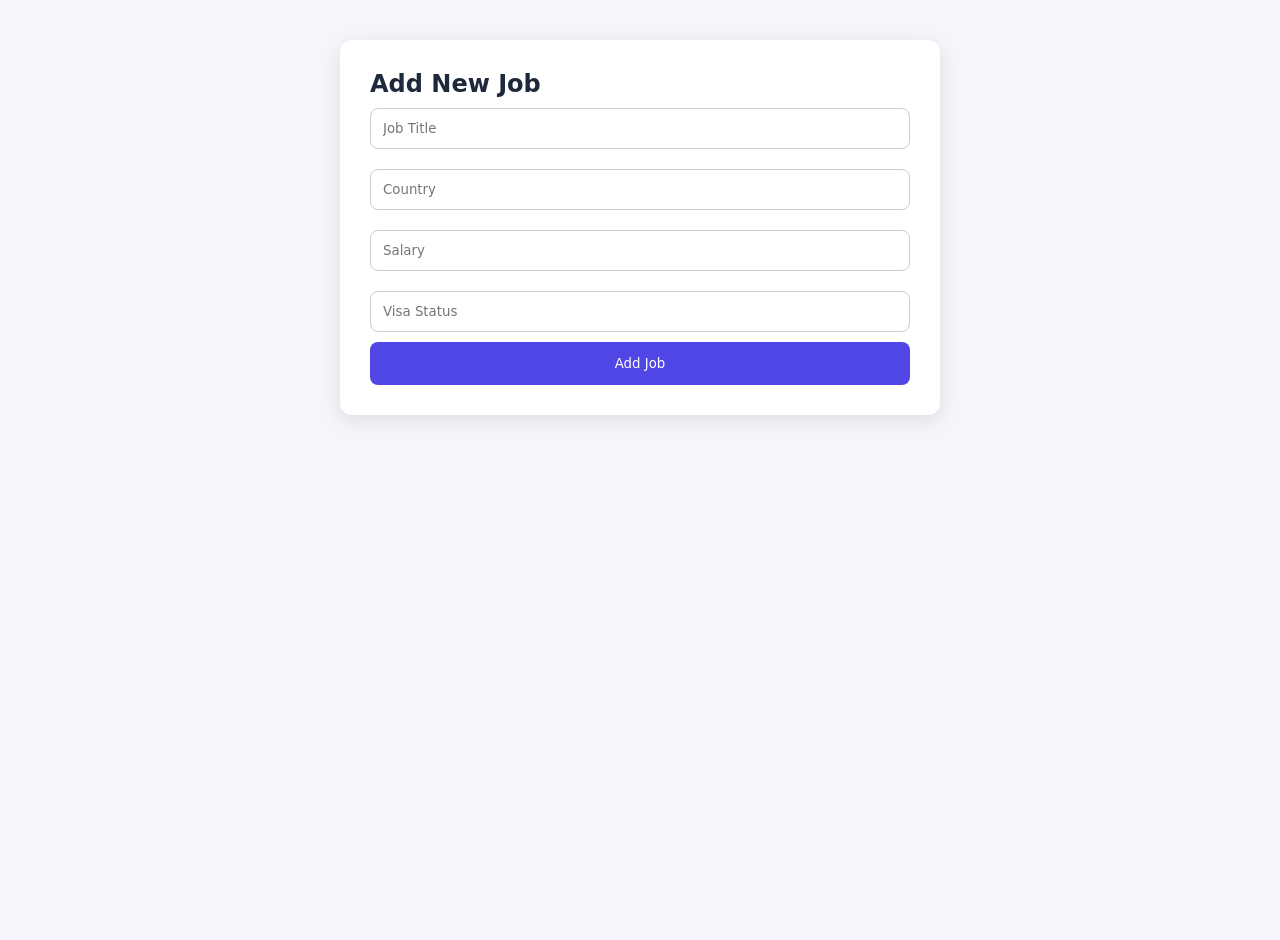
<file: frontend/admin.html>
<!DOCTYPE html>
<html lang="en">
<head>
<meta charset="UTF-8">
<meta name="viewport" content="width=device-width, initial-scale=1.0">
<title>Admin Panel</title>

<link rel="stylesheet" href="style.css">

<style>
body{
    font-family:Arial,sans-serif;
    background:#f4f6fb;
}

.container{
    max-width:600px;
    margin:40px auto;
    background:white;
    padding:30px;
    border-radius:12px;
    box-shadow:0 5px 20px rgba(0,0,0,.1);
}

input{
    width:100%;
    padding:12px;
    margin:10px 0;
    border:1px solid #ccc;
    border-radius:8px;
    box-sizing:border-box;
}

button{
    width:100%;
    padding:14px;
    background:#4f46e5;
    color:white;
    border:none;
    border-radius:8px;
    cursor:pointer;
}

button:hover{
    background:#3730a3;
}
</style>

</head>

<body>

<div class="container">

<h2>Add New Job</h2>

<form id="jobForm">

<input id="title" placeholder="Job Title" required>

<input id="country" placeholder="Country" required>

<input id="salary" placeholder="Salary" required>

<input id="visa" placeholder="Visa Status" required>

<button type="submit">Add Job</button>

</form>

</div>

<script src="admin.js"></script>

</body>
</html>
</file>
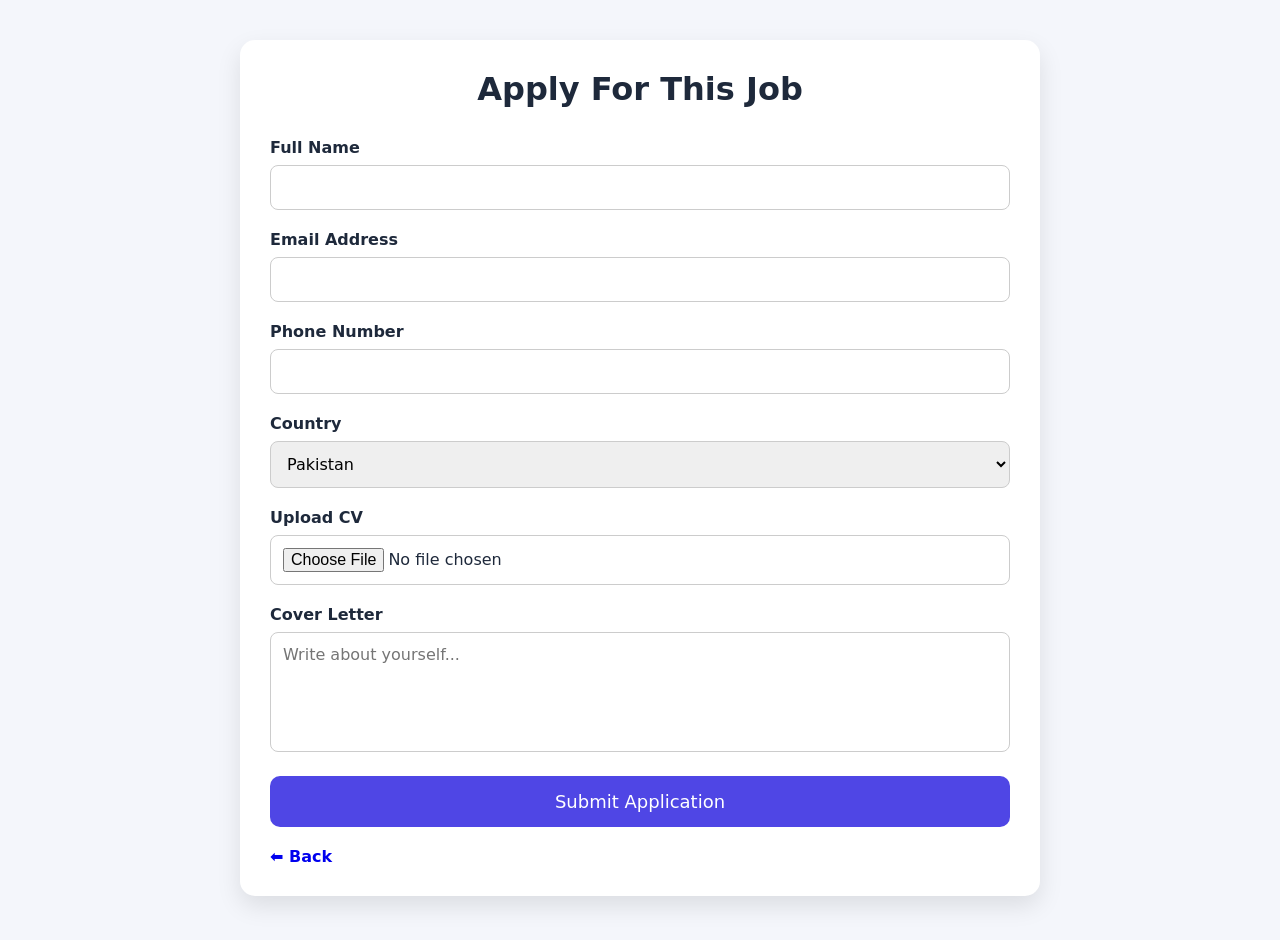
<file: frontend/apply.html>
<!DOCTYPE html>
<html lang="en">
<head>
<meta charset="UTF-8">
<meta name="viewport" content="width=device-width, initial-scale=1.0">
<title>Apply for Job</title>

<link rel="stylesheet" href="style.css">

<style>
body{
background:#f4f6fb;
font-family:Arial,sans-serif;
}

.container{
max-width:800px;
margin:40px auto;
background:white;
padding:30px;
border-radius:15px;
box-shadow:0 10px 25px rgba(0,0,0,.1);
}

h1{
text-align:center;
margin-bottom:30px;
}

.input-group{
margin-bottom:20px;
}

label{
display:block;
font-weight:bold;
margin-bottom:8px;
}

input,
select,
textarea{
width:100%;
padding:12px;
border:1px solid #ccc;
border-radius:8px;
font-size:16px;
}

textarea{
height:120px;
resize:none;
}

button{
width:100%;
padding:15px;
background:#4f46e5;
color:white;
font-size:18px;
border:none;
border-radius:10px;
cursor:pointer;
}

button:hover{
background:#372fcf;
}

.back{
display:inline-block;
margin-top:20px;
text-decoration:none;
font-weight:bold;
}
</style>

</head>
<body>

<div class="container">

<h1>Apply For This Job</h1>

<form action="success.html">

<div class="input-group">
<label>Full Name</label>
<input type="text" required>
</div>

<div class="input-group">
<label>Email Address</label>
<input type="email" required>
</div>

<div class="input-group">
<label>Phone Number</label>
<input type="tel" required>
</div>

<div class="input-group">
<label>Country</label>
<select required>
<option>Pakistan</option>
<option>India</option>
<option>Bangladesh</option>
<option>Nepal</option>
<option>Sri Lanka</option>
</select>
</div>

<div class="input-group">
<label>Upload CV</label>
<input type="file" required>
</div>

<div class="input-group">
<label>Cover Letter</label>
<textarea placeholder="Write about yourself..."></textarea>
</div>

<button type="submit">
Submit Application
</button>

</form>

<a class="back" href="job-details.html">
⬅ Back
</a>

</div>

</body>
</html>
</file>
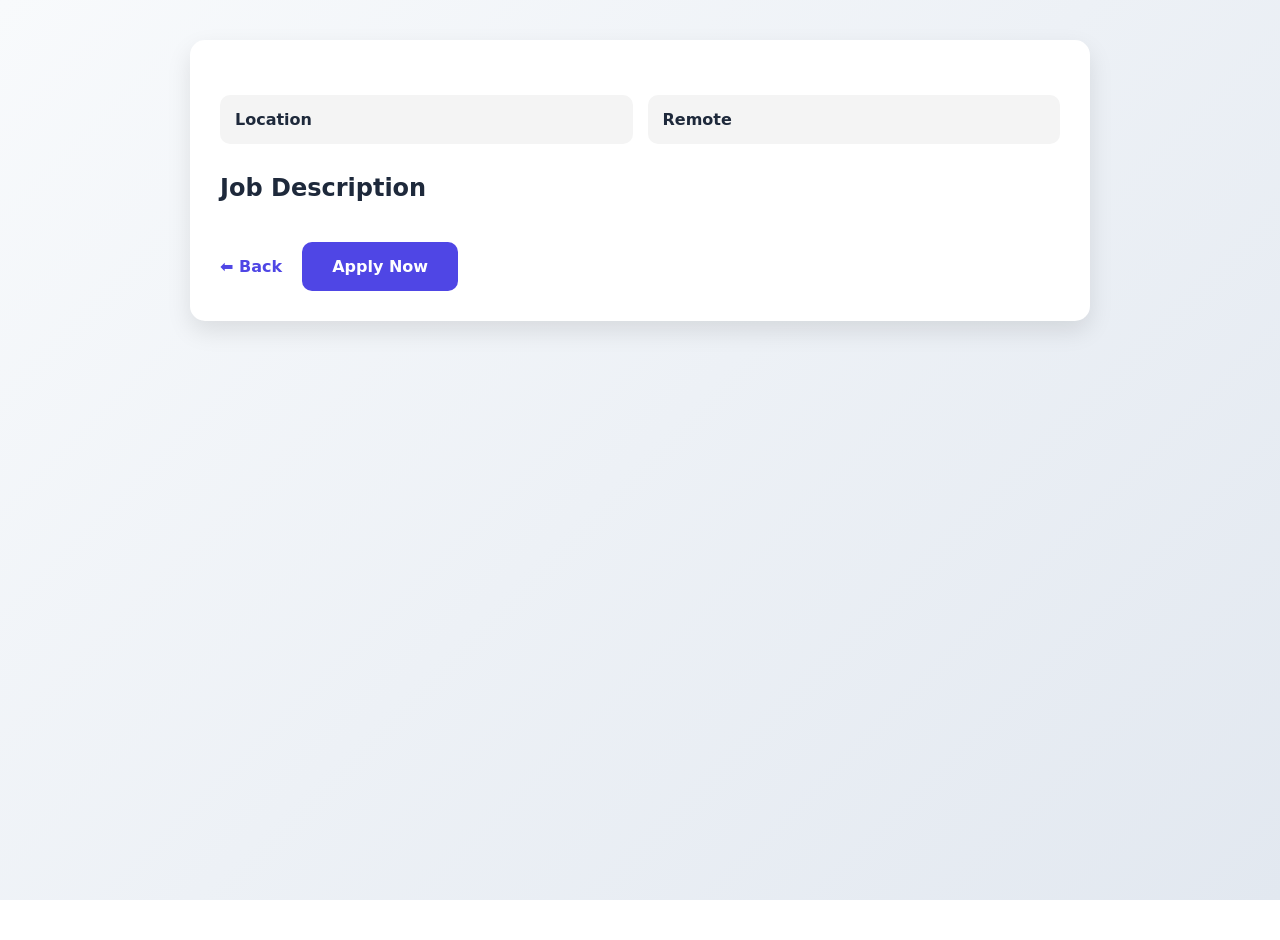
<file: frontend/job-details.html>
<!DOCTYPE html>
<html lang="en">
<head>
    <meta charset="UTF-8">
    <meta name="viewport" content="width=device-width, initial-scale=1.0">
    <title>Job Details</title>

    <link rel="stylesheet" href="style.css">

    <style>
        .job-container{
            max-width:900px;
            margin:40px auto;
            background:#fff;
            padding:30px;
            border-radius:15px;
            box-shadow:0 10px 25px rgba(0,0,0,.1);
        }

        .job-title{
            font-size:32px;
            margin-bottom:10px;
        }

        .company{
            color:#666;
            margin-bottom:20px;
        }

        .info{
            display:grid;
            grid-template-columns:repeat(2,1fr);
            gap:15px;
            margin:25px 0;
        }

        .box{
            background:#f4f4f4;
            padding:15px;
            border-radius:10px;
        }

        h2{
            margin-top:30px;
            margin-bottom:10px;
        }

        ul{
            padding-left:20px;
        }

        .apply-btn{
            display:inline-block;
            margin-top:30px;
            background:#4f46e5;
            color:white;
            padding:15px 30px;
            text-decoration:none;
            border-radius:10px;
            font-weight:bold;
        }

        .back-btn{
            display:inline-block;
            margin-top:20px;
            margin-right:15px;
            text-decoration:none;
            color:#4f46e5;
            font-weight:bold;
        }
    </style>
</head>

<body>

<div class="job-container">

<h1 class="job-title" id="title"></h1>

<p class="company" id="company"></p>

<div class="info">

<div class="box">
<b>Location</b><br>
<span id="location"></span>
</div>

<div class="box">
<b>Remote</b><br>
<span id="remote"></span>
</div>

</div>

<h2>Job Description</h2>

<div id="description"></div>

<a class="back-btn" href="jobs.html">
⬅ Back
</a>

<a class="apply-btn" id="applyLink" target="_blank">
Apply Now
</a>

</div>

<script>

const slug = new URLSearchParams(window.location.search).get("slug");

fetch("http://127.0.0.1:8000/live-jobs")
.then(res => res.json())
.then(data => {

const job = data.data.find(j => j.slug === slug);

if(!job){
    alert("Job not found");
    return;
}

document.getElementById("title").innerText = job.title;
document.getElementById("company").innerText = job.company_name;
document.getElementById("location").innerText = job.location;
document.getElementById("remote").innerText = job.remote ? "Yes" : "No";
document.getElementById("description").innerHTML = job.description;
document.getElementById("applyLink").href = job.url;

});

</script>

</body>
</html>
</file>
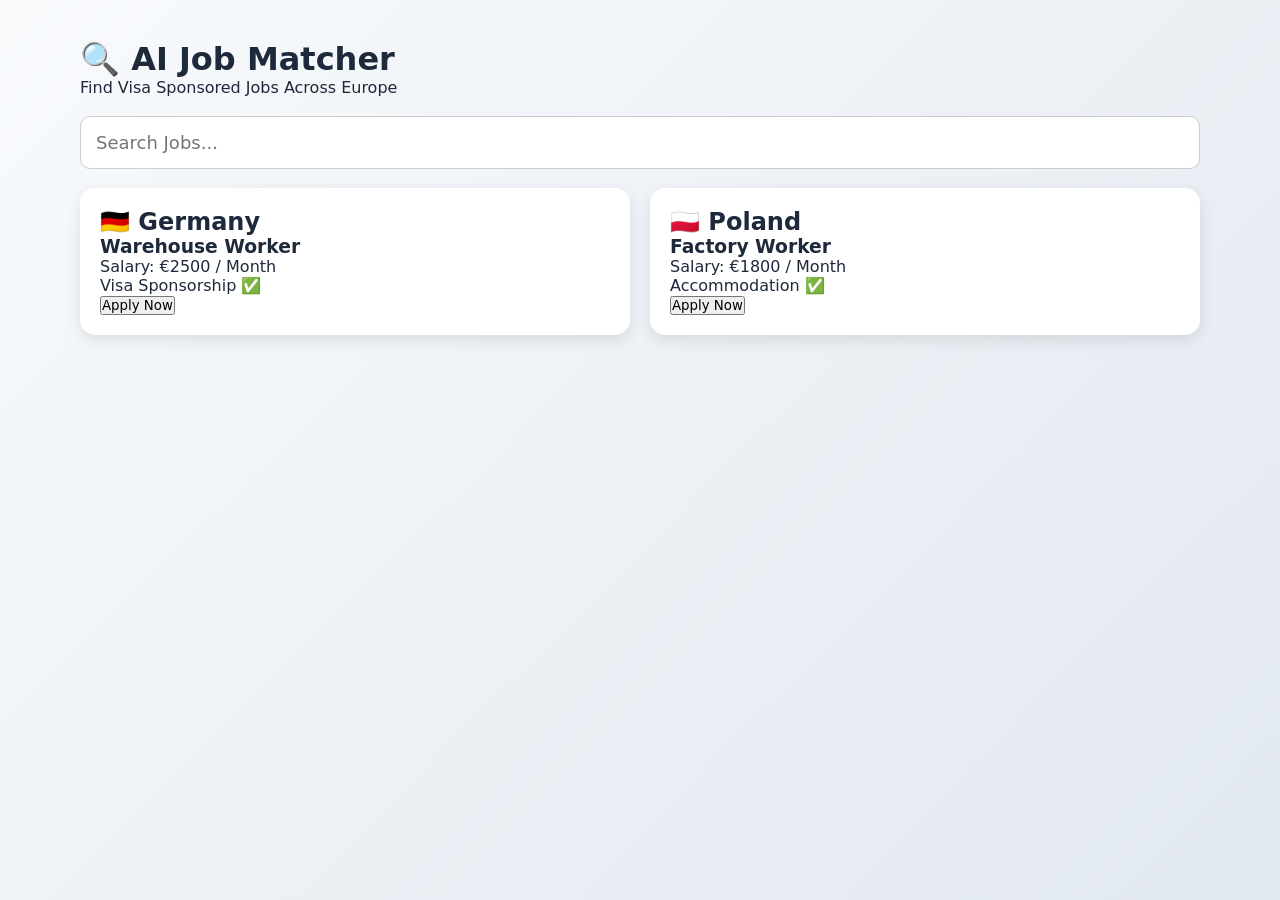
<file: frontend/job-matcher.html>
<!DOCTYPE html>
<html lang="en">
<head>
    <meta charset="UTF-8">
    <meta name="viewport" content="width=device-width, initial-scale=1.0">
    <title>AI Job Matcher</title>

    <link rel="stylesheet" href="style.css">
    <link rel="stylesheet"
          href="https://cdnjs.cloudflare.com/ajax/libs/font-awesome/6.4.0/css/all.min.css">
</head>

<body>

<main style="padding:40px; max-width:1200px; margin:auto;">

    <h1>🔍 AI Job Matcher</h1>
    <p>Find Visa Sponsored Jobs Across Europe</p>

    <br>

    <input
        type="text"
        placeholder="Search Jobs..."
        style="width:100%;padding:15px;font-size:18px;border-radius:10px;border:1px solid #ccc;">

    <br><br>

    <div style="display:grid;grid-template-columns:repeat(auto-fit,minmax(320px,1fr));gap:20px;">

        <div style="padding:20px;border-radius:15px;background:white;box-shadow:0 5px 15px rgba(0,0,0,.1);">

            <h2>🇩🇪 Germany</h2>

            <h3>Warehouse Worker</h3>

            <p>Salary: €2500 / Month</p>

            <p>Visa Sponsorship ✅</p>

            <a href="job-details.html">
    <button>Apply Now</button>
</a>

        </div>

        <div style="padding:20px;border-radius:15px;background:white;box-shadow:0 5px 15px rgba(0,0,0,.1);">

            <h2>🇵🇱 Poland</h2>

            <h3>Factory Worker</h3>

            <p>Salary: €1800 / Month</p>

            <p>Accommodation ✅</p>

            <a href="job-details.html">
    <button>Apply Now</button>
</a>

        </div>

    </div>

</main>

<script src="script.js"></script>

</body>
</html>
</file>
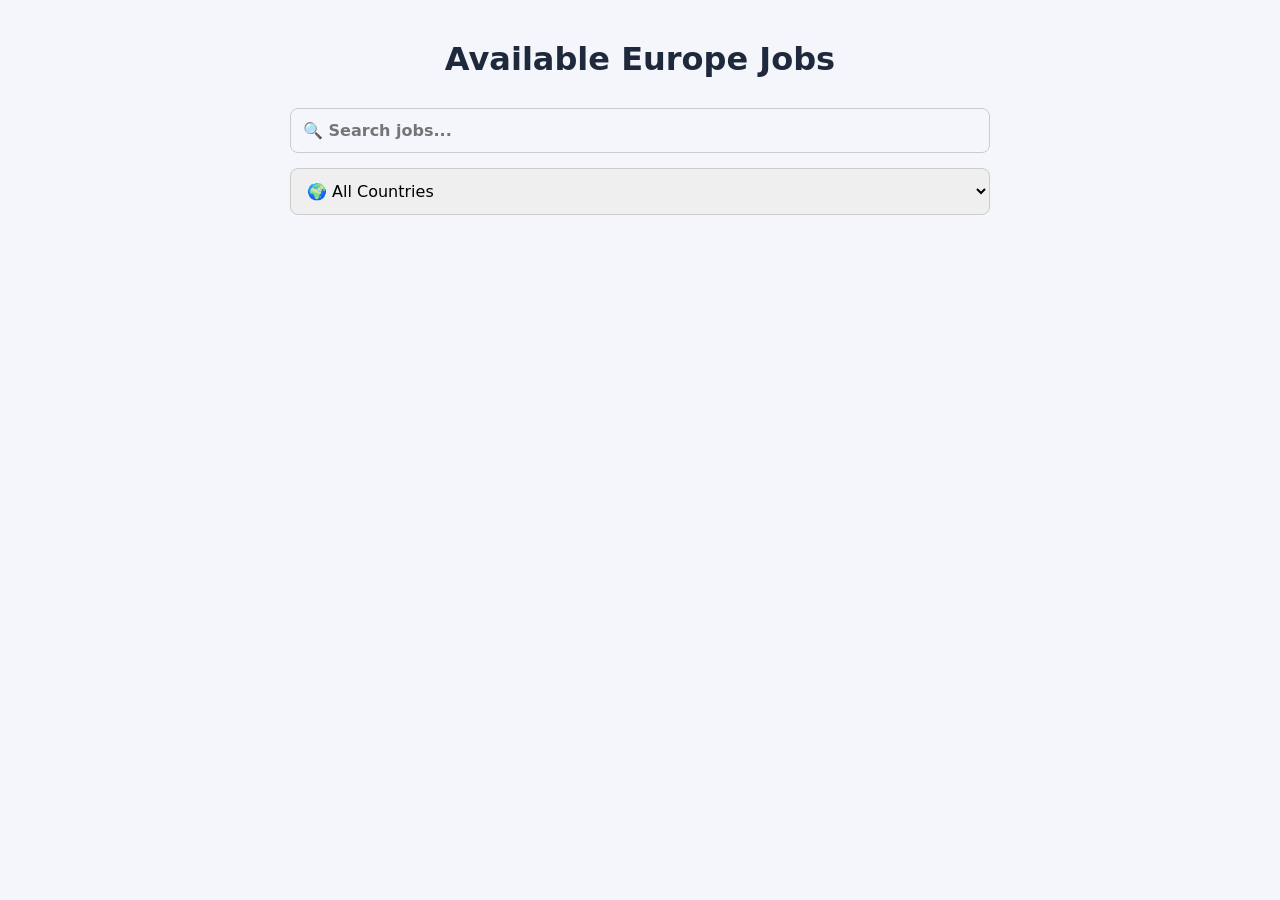
<file: frontend/jobs.html>
<!DOCTYPE html>
<html lang="en">
<head>
<meta charset="UTF-8">
<meta name="viewport" content="width=device-width, initial-scale=1.0">
<title>Available Jobs</title>

<link rel="stylesheet" href="style.css">

<style>
body{
    font-family:Arial,sans-serif;
    background:#f4f6fb;
    margin:0;
    padding:40px;
}

h1{
    text-align:center;
    margin-bottom:30px;
}

#jobSearch,
#countryFilter{
    width:100%;
    max-width:700px;
    display:block;
    margin:15px auto;
    padding:12px;
    font-size:16px;
    border:1px solid #ccc;
    border-radius:8px;
    box-sizing:border-box;
}

.job-card{
    background:#fff;
    padding:20px;
    margin:20px auto;
    max-width:700px;
    border-radius:12px;
    box-shadow:0 5px 15px rgba(0,0,0,.1);
}

.job-card h3{
    margin-top:0;
}

.job-card p{
    color:#555;
}

button{
    padding:10px 20px;
    background:#4f46e5;
    color:#fff;
    border:none;
    border-radius:8px;
    cursor:pointer;
}

button:hover{
    background:#372fcf;
}
</style>

</head>

<body>

<h1>Available Europe Jobs</h1>

<input
type="text"
id="jobSearch"
placeholder="🔍 Search jobs..."
>

<select id="countryFilter">
<option value="">🌍 All Countries</option>
<option value="Germany">Germany</option>
<option value="Netherlands">Netherlands</option>
<option value="Poland">Poland</option>
<option value="Sweden">Sweden</option>
<option value="Finland">Finland</option>
<option value="Romania">Romania</option>
</select>

<div id="jobs-container"></div>

<script src="script.js"></script>

</body>
</html>
</file>
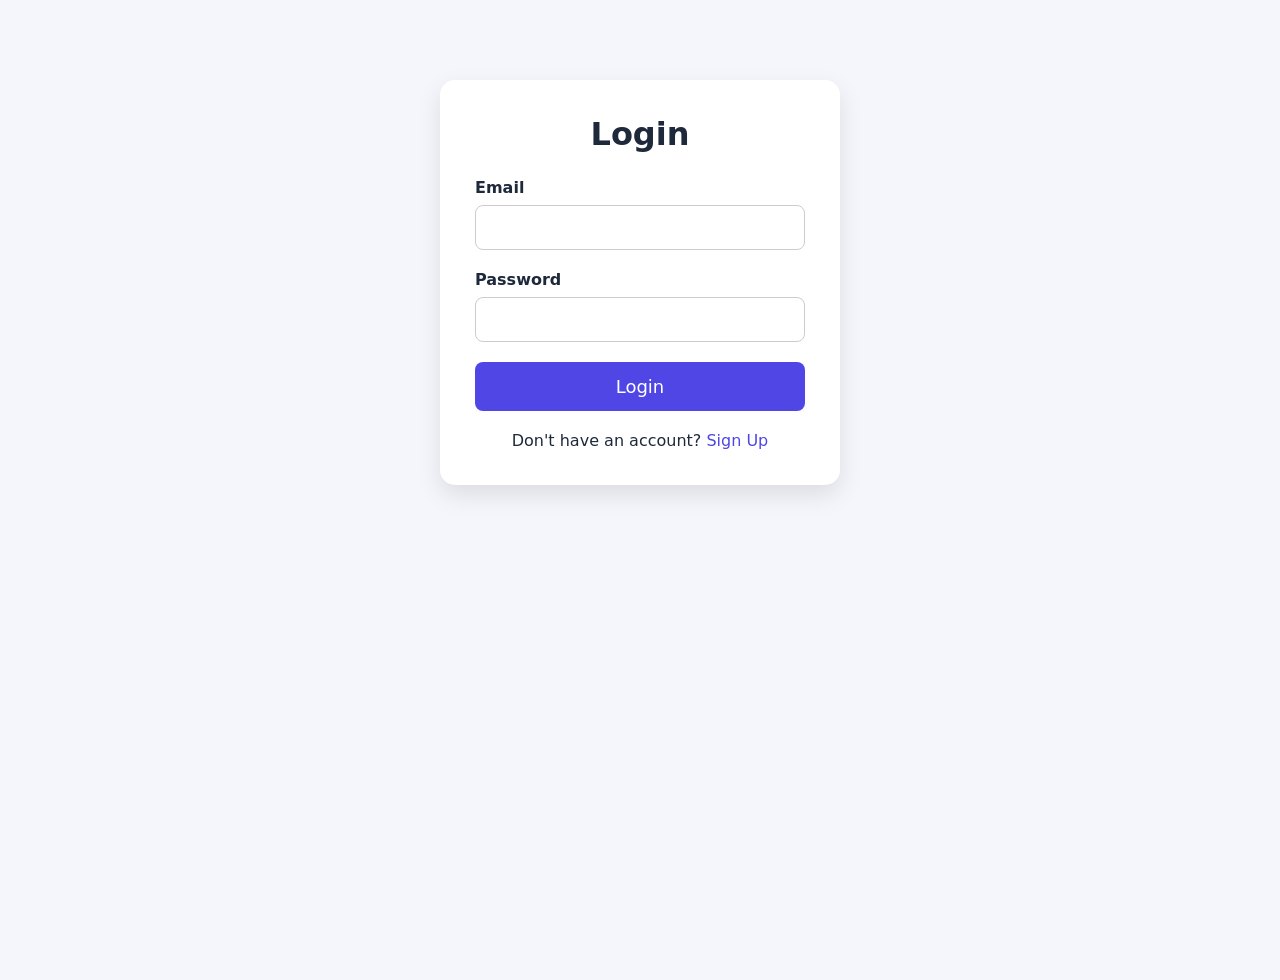
<file: frontend/login.html>
<!DOCTYPE html>
<html lang="en">
<head>
<meta charset="UTF-8">
<meta name="viewport" content="width=device-width, initial-scale=1.0">
<title>Login</title>

<link rel="stylesheet" href="style.css">

<style>
body{
    background:#f4f6fb;
    font-family:Arial,sans-serif;
}

.container{
    width:400px;
    margin:80px auto;
    background:#fff;
    padding:35px;
    border-radius:15px;
    box-shadow:0 10px 25px rgba(0,0,0,.1);
}

h1{
    text-align:center;
    margin-bottom:25px;
}

.input-group{
    margin-bottom:20px;
}

label{
    display:block;
    margin-bottom:8px;
    font-weight:bold;
}

input{
    width:100%;
    padding:12px;
    border:1px solid #ccc;
    border-radius:8px;
    font-size:16px;
    box-sizing:border-box;
}

button{
    width:100%;
    padding:14px;
    background:#4f46e5;
    color:#fff;
    border:none;
    border-radius:8px;
    font-size:18px;
    cursor:pointer;
}

button:hover{
    background:#372fcf;
}

p{
    text-align:center;
    margin-top:20px;
}

a{
    color:#4f46e5;
    text-decoration:none;
}
</style>

</head>

<body>

<div class="container">

<h1>Login</h1>

<form id="loginForm">

<div class="input-group">
<label>Email</label>
<input type="email" id="email" required>
</div>

<div class="input-group">
<label>Password</label>
<input type="password" id="password" required>
</div>

<button type="submit">
Login
</button>

</form>

<p>
Don't have an account?
<a href="signup.html">Sign Up</a>
</p>

</div>
<script>
document.getElementById("loginForm").addEventListener("submit", async function(e){

    e.preventDefault();

    const email = document.getElementById("email").value;
    const password = document.getElementById("password").value;

    const response = await fetch("http://127.0.0.1:8000/login", {
        method: "POST",
        headers: {
            "Content-Type": "application/json"
        },
        body: JSON.stringify({
            email: email,
            password: password
        })
    });

    const data = await response.json();

    if(data.message === "Login Successful"){

        alert("Welcome " + data.name);

        window.location.href = "index.html";

    }else{

        alert(data.message);

    }

});
</script>
</body>
</html>
</file>
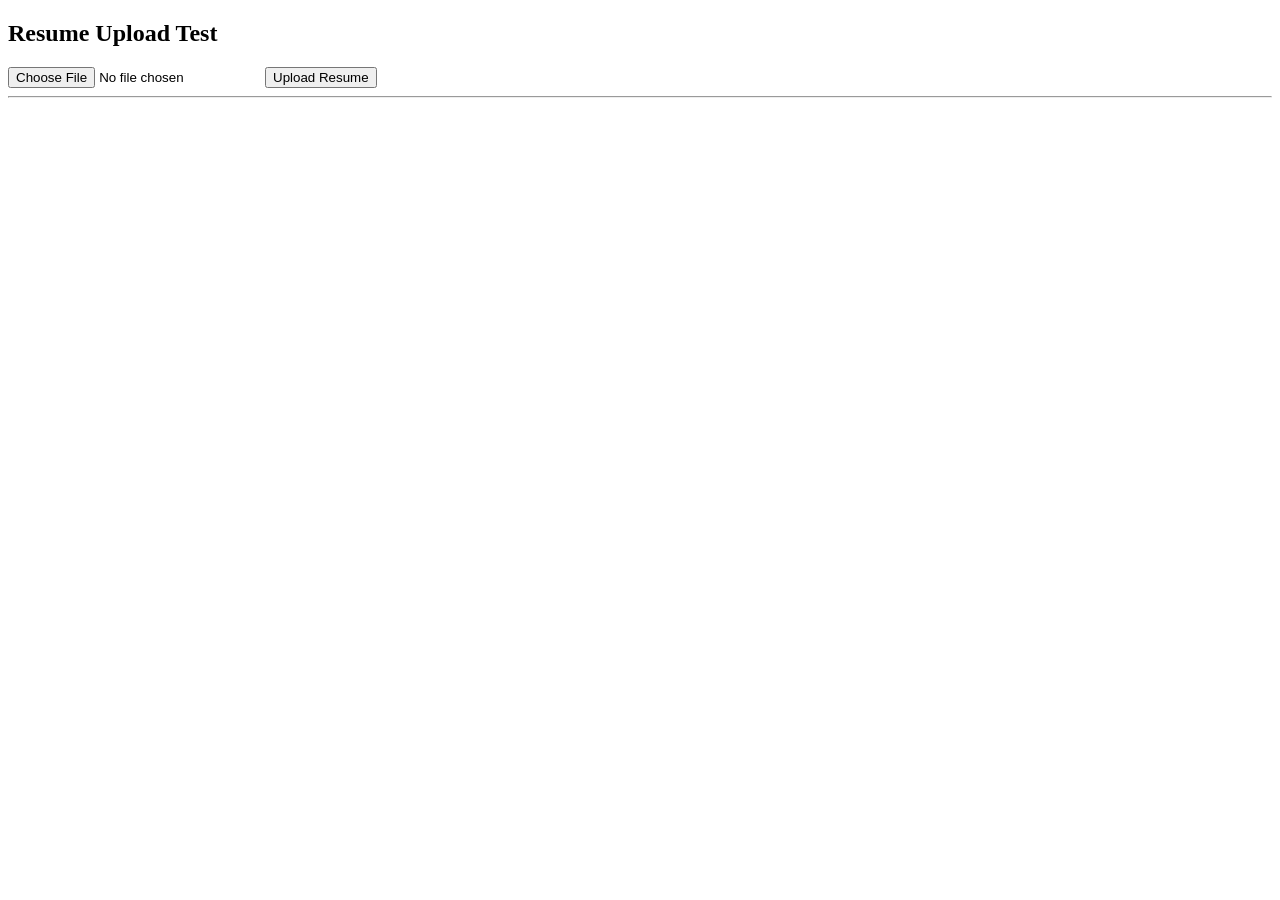
<file: frontend/resume.html>
<!DOCTYPE html>
<html>
<head>
    <meta charset="UTF-8">
    <title>Resume Upload</title>
</head>
<body>

<h2>Resume Upload Test</h2>

<input type="file" id="resumeFile" accept=".pdf">

<button type="button" id="uploadBtn">
Upload Resume
</button>

<hr>

<div id="result"></div>

<script>

document.getElementById("uploadBtn").onclick = async function(e){

    e.preventDefault();

    const file=document.getElementById("resumeFile").files[0];

    if(!file){
        alert("Select PDF");
        return;
    }

    const formData=new FormData();
    formData.append("file",file);

    try{

        const response=await fetch("http://127.0.0.1:8000/upload-resume",{
            method:"POST",
            body:formData
        });

        const data=await response.json();

        document.getElementById("result").innerHTML=
        "<pre>"+data.resume_text+"</pre>";

    }

    catch(err){

        alert(err);

        console.log(err);

    }

};

</script>

</body>
</html>
</file>
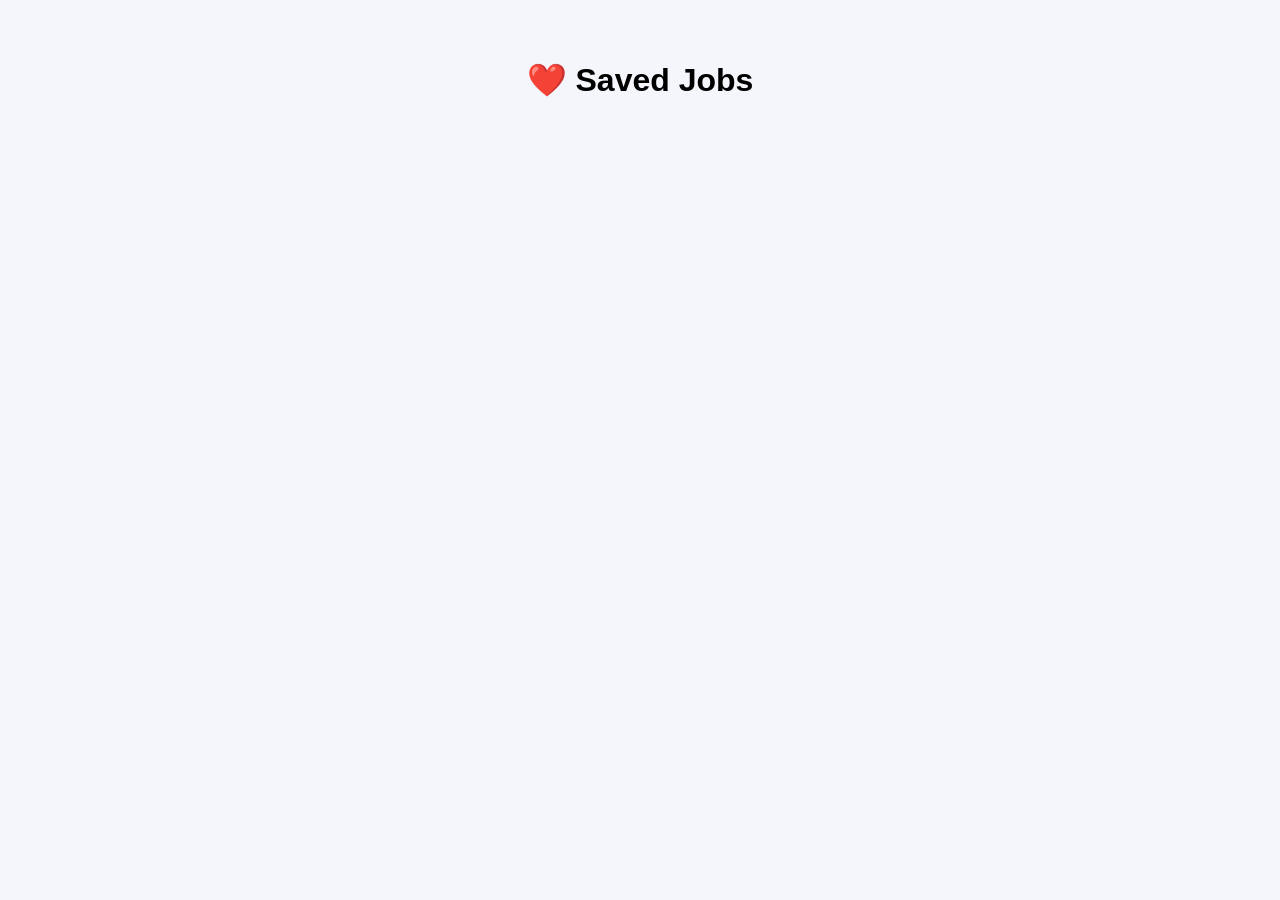
<file: frontend/saved-jobs.html>
<!DOCTYPE html>
<html lang="en">
<head>
<meta charset="UTF-8">
<meta name="viewport" content="width=device-width, initial-scale=1.0">
<title>Saved Jobs</title>

<style>
body{
    font-family:Arial,sans-serif;
    background:#f4f6fb;
    margin:0;
    padding:40px;
}

h1{
    text-align:center;
}

.job-card{
    background:#fff;
    max-width:700px;
    margin:20px auto;
    padding:20px;
    border-radius:12px;
    box-shadow:0 5px 15px rgba(0,0,0,.1);
}

button{
    padding:10px 20px;
    border:none;
    border-radius:8px;
    background:#4f46e5;
    color:#fff;
    cursor:pointer;
}

button:hover{
    background:#372fcf;
}
</style>

</head>

<body>

<h1>❤️ Saved Jobs</h1>

<div id="savedJobs"></div>

<script>

const saved = JSON.parse(localStorage.getItem("savedJobs")) || [];

fetch("http://127.0.0.1:8000/live-jobs")
.then(res=>res.json())
.then(result=>{

const jobs = result.data;

const container = document.getElementById("savedJobs");

saved.forEach(slug=>{

const job = jobs.find(j=>j.slug===slug);

if(job){

container.innerHTML += `
<div class="job-card">

<h2>${job.title}</h2>

<p><b>${job.company_name}</b></p>

<p>${job.location}</p>

<a href="job-details.html?slug=${job.slug}">
<button>View Details</button>
</a>

</div>
`;

}

});

});

</script>

</body>
</html>
</file>
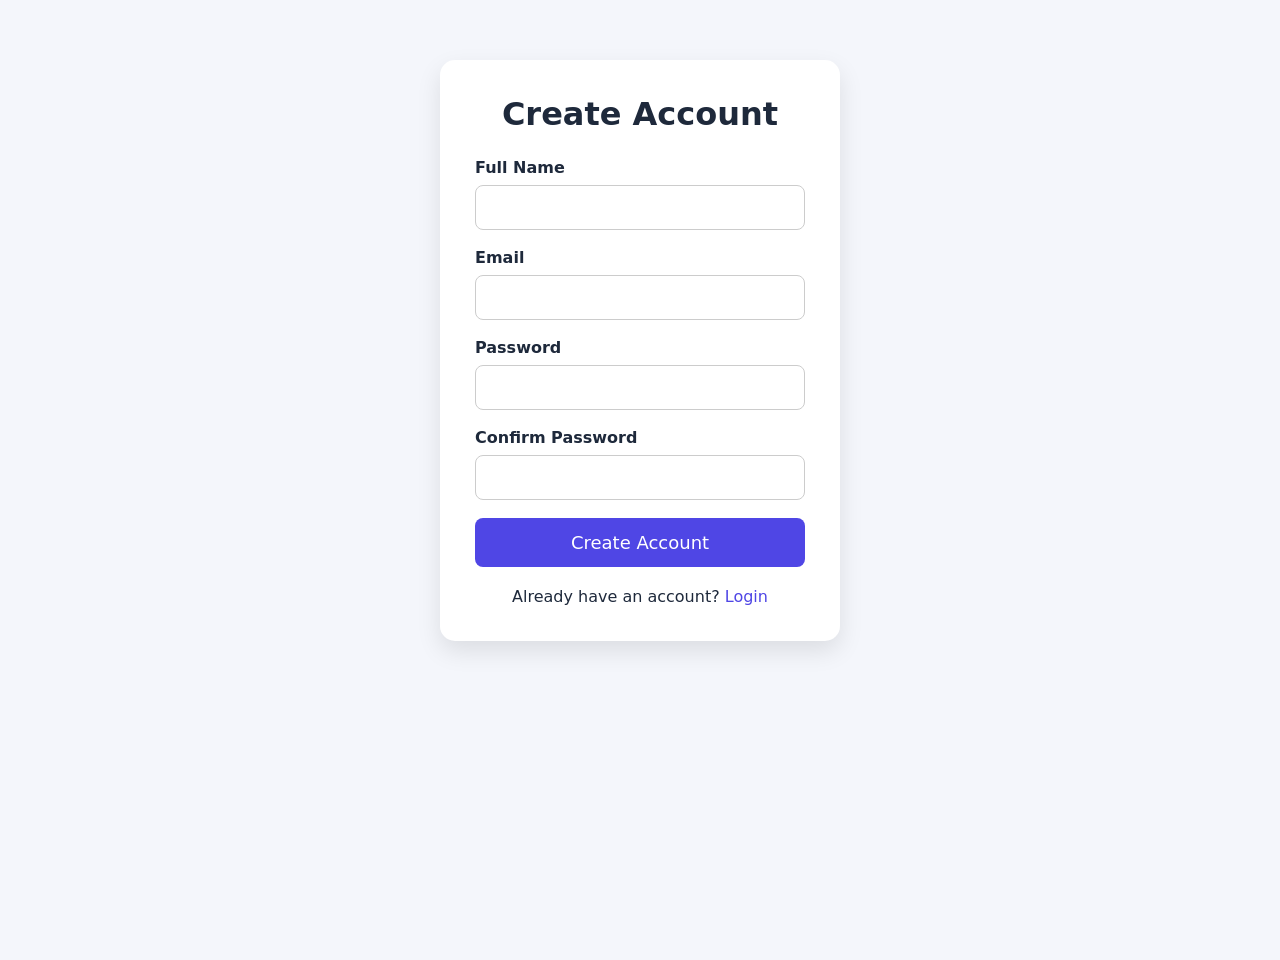
<file: frontend/signup.html>
<!DOCTYPE html>
<html lang="en">
<head>
<meta charset="UTF-8">
<meta name="viewport" content="width=device-width, initial-scale=1.0">
<title>Sign Up</title>

<link rel="stylesheet" href="style.css">

<style>
body{
    background:#f4f6fb;
    font-family:Arial,sans-serif;
}

.container{
    width:400px;
    margin:60px auto;
    background:#fff;
    padding:35px;
    border-radius:15px;
    box-shadow:0 10px 25px rgba(0,0,0,.1);
}

h1{
    text-align:center;
    margin-bottom:25px;
}

.input-group{
    margin-bottom:18px;
}

label{
    display:block;
    margin-bottom:8px;
    font-weight:bold;
}

input{
    width:100%;
    padding:12px;
    border:1px solid #ccc;
    border-radius:8px;
    font-size:16px;
    box-sizing:border-box;
}

button{
    width:100%;
    padding:14px;
    background:#4f46e5;
    color:white;
    border:none;
    border-radius:8px;
    font-size:18px;
    cursor:pointer;
}

button:hover{
    background:#372fcf;
}

p{
    text-align:center;
    margin-top:20px;
}

a{
    color:#4f46e5;
    text-decoration:none;
}
</style>

</head>

<body>

<div class="container">

<h1>Create Account</h1>

<form action="login.html">

<div class="input-group">
<label>Full Name</label>
<input type="text" required>
</div>

<div class="input-group">
<label>Email</label>
<input type="email" required>
</div>

<div class="input-group">
<label>Password</label>
<input type="password" required>
</div>

<div class="input-group">
<label>Confirm Password</label>
<input type="password" required>
</div>

<button type="submit">
Create Account
</button>

</form>

<p>
Already have an account?
<a href="login.html">Login</a>
</p>

</div>

</body>
</html>
</file>
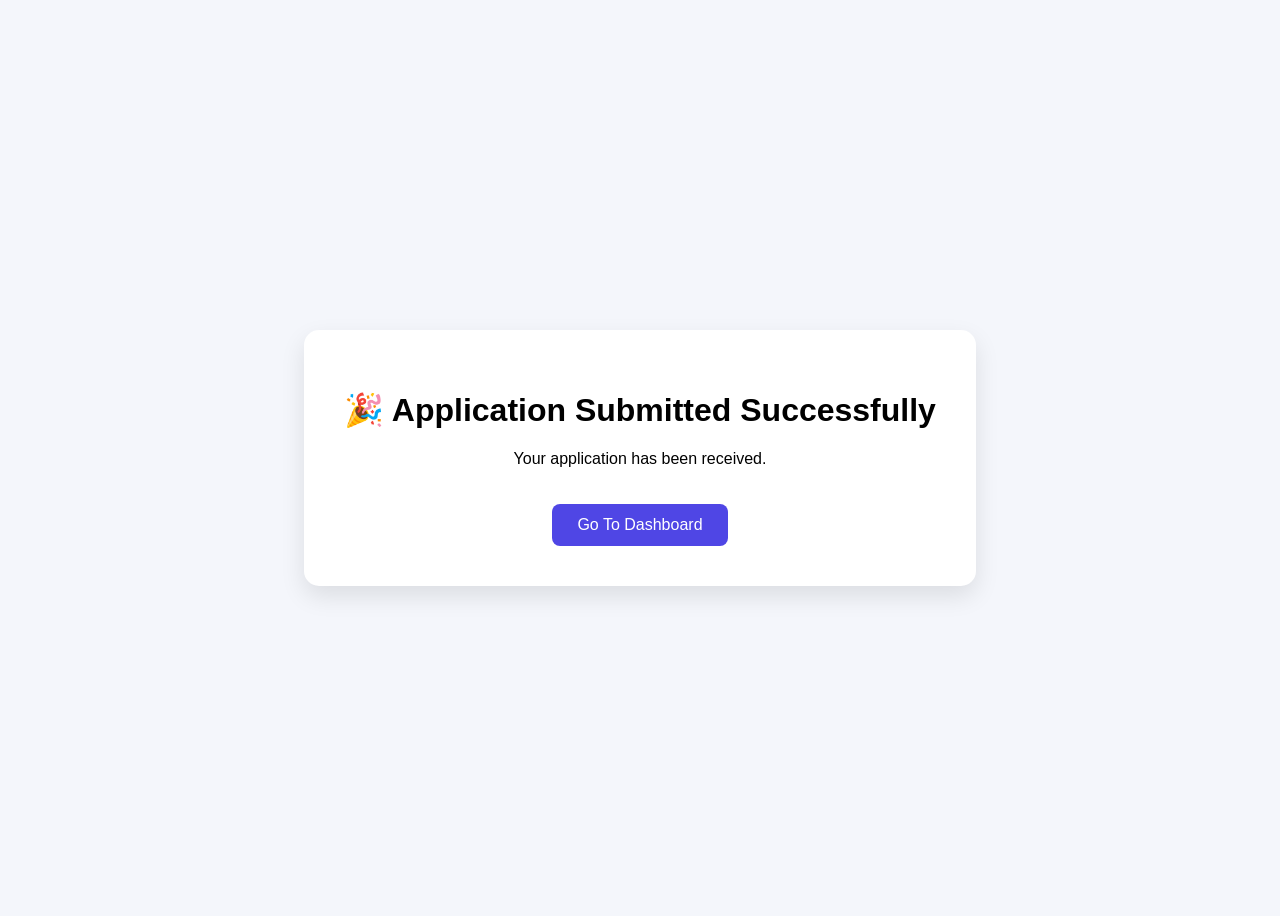
<file: frontend/success.html>
<!DOCTYPE html>
<html lang="en">
<head>
<meta charset="UTF-8">
<title>Success</title>

<style>
body{
font-family:Arial;
background:#f4f6fb;
display:flex;
justify-content:center;
align-items:center;
height:100vh;
}

.box{
background:white;
padding:40px;
border-radius:15px;
text-align:center;
box-shadow:0 10px 25px rgba(0,0,0,.1);
}

a{
display:inline-block;
margin-top:20px;
padding:12px 25px;
background:#4f46e5;
color:white;
text-decoration:none;
border-radius:8px;
}
</style>

</head>
<body>

<div class="box">

<h1>🎉 Application Submitted Successfully</h1>

<p>Your application has been received.</p>

<a href="index.html">
Go To Dashboard
</a>

</div>

</body>
</html>
</file>
<file: frontend/style.css>
/* --- High Fidelity Variable Architecture Systems --- */
:root {
    --bg-gradient: linear-gradient(135deg, #f8fafc 0%, #e2e8f0 100%);
    --sidebar-bg: rgba(255, 255, 255, 0.35);
    --card-bg: rgba(255, 255, 255, 0.45);
    --dropdown-bg: rgba(255, 255, 255, 0.85);
    --text-primary: #1e293b;
    --text-secondary: #64748b;
    --border-color: rgba(255, 255, 255, 0.45);
    --glass-shadow: 0 10px 40px -10px rgba(15, 23, 42, 0.08), 0 1px 3px 0 rgba(255, 255, 255, 0.5);
    --accent-color: #4f46e5;
    --accent-light: rgba(79, 70, 229, 0.08);
    --accent-hover: #4338ca;
    --glass-blur: blur(16px);
    --danger-color: #ef4444;
}

[data-theme="dark"] {
    --bg-gradient: linear-gradient(135deg, #090d16 0%, #0f111a 100%);
    --sidebar-bg: rgba(15, 23, 42, 0.4);
    --card-bg: rgba(22, 28, 45, 0.45);
    --dropdown-bg: rgba(15, 23, 42, 0.9);
    --text-primary: #f8fafc;
    --text-secondary: #94a3b8;
    --border-color: rgba(255, 255, 255, 0.06);
    --glass-shadow: 0 20px 50px -12px rgba(0, 0, 0, 0.5);
    --accent-color: #6366f1;
    --accent-light: rgba(99, 102, 241, 0.12);
    --accent-hover: #818cf8;
}

/* --- Base Normalizations --- */
* {
    margin: 0;
    padding: 0;
    box-sizing: border-box;
    font-family: 'Segoe UI', system-ui, -apple-system, sans-serif;
}

body {
    background: var(--bg-gradient);
    background-attachment: fixed;
    color: var(--text-primary);
    min-height: 100vh;
    overflow-x: hidden;
    transition: background 0.4s cubic-bezier(0.4, 0, 0.2, 1);
}

/* --- Professional Global Loading Layer --- */
.global-loader {
    position: fixed;
    top: 0;
    left: 0;
    width: 100vw;
    height: 100vh;
    background: var(--bg-gradient);
    z-index: 9999;
    display: flex;
    flex-direction: column;
    justify-content: center;
    align-items: center;
    gap: 1.5rem;
    transition: opacity 0.5s cubic-bezier(0.4, 0, 0.2, 1), visibility 0.5s;
}

.global-loader.fade-out {
    opacity: 0;
    visibility: hidden;
}

.loader-spinner {
    width: 50px;
    height: 50px;
    border: 3px solid var(--accent-light);
    border-top: 3px solid var(--accent-color);
    border-radius: 50%;
    animation: spin 0.8s linear infinite;
}

.global-loader p {
    font-size: 0.95rem;
    font-weight: 500;
    color: var(--text-secondary);
    letter-spacing: 0.05em;
}

@keyframes spin {
    to { transform: rotate(360deg); }
}

/* --- Container Core Framing --- */
.app-container {
    display: flex;
    min-height: 100vh;
}

/* --- Upgraded Glassmorphic Sidebar Component --- */
.sidebar {
    width: 270px;
    background: var(--sidebar-bg);
    backdrop-filter: var(--glass-blur);
    -webkit-backdrop-filter: var(--glass-blur);
    border-right: 1px solid var(--border-color);
    box-shadow: var(--glass-shadow);
    display: flex;
    flex-direction: column;
    padding: 2.25rem 1.5rem;
    z-index: 500;
    position: fixed;
    height: 100vh;
    transition: transform 0.4s cubic-bezier(0.4, 0, 0.2, 1);
}

.sidebar-brand {
    display: flex;
    align-items: center;
    gap: 0.75rem;
    font-size: 1.35rem;
    font-weight: 700;
    margin-bottom: 3.5rem;
    letter-spacing: -0.02em;
}

.brand-icon {
    color: var(--accent-color);
    text-shadow: 0 0 15px var(--accent-light);
}

.ai-badge {
    background: var(--accent-color);
    color: #ffffff;
    font-size: 0.65rem;
    font-weight: 800;
    padding: 0.2rem 0.45rem;
    border-radius: 6px;
    margin-left: 0.15rem;
}

.sidebar-menu {
    display: flex;
    flex-direction: column;
    gap: 0.4rem;
}

.menu-item {
    display: flex;
    align-items: center;
    gap: 1.1rem;
    padding: 0.9rem 1.1rem;
    color: var(--text-secondary);
    text-decoration: none;
    border-radius: 12px;
    font-weight: 550;
    transition: all 0.25s ease;
}

.menu-item i {
    font-size: 1.15rem;
    width: 24px;
    text-align: center;
}

.menu-item:hover, .menu-item.active {
    background: var(--accent-light);
    color: var(--accent-color);
    transform: translateX(3px);
}

/* --- Main Layout Wrapper Frame --- */
.main-content {
    flex: 1;
    margin-left: 270px;
    display: flex;
    flex-direction: column;
    min-width: 0;
}

/* --- Advanced Nav Header UI Block --- */
.top-nav {
    display: flex;
    justify-content: space-between;
    align-items: center;
    padding: 1.25rem 2.5rem;
    background: var(--sidebar-bg);
    backdrop-filter: var(--glass-blur);
    -webkit-backdrop-filter: var(--glass-blur);
    border-bottom: 1px solid var(--border-color);
    position: sticky;
    top: 0;
    z-index: 400;
}

.nav-left {
    display: flex;
    align-items: center;
    gap: 1.25rem;
}

.welcome-meta h1 {
    font-size: 1.45rem;
    font-weight: 700;
    letter-spacing: -0.01em;
}

.live-indicator {
    font-size: 0.75rem;
    color: var(--text-secondary);
    display: flex;
    align-items: center;
    gap: 0.4rem;
    margin-top: 0.1rem;
}

.pulse-dot {
    width: 6px;
    height: 6px;
    background-color: #10b981;
    border-radius: 50%;
    display: inline-block;
    animation: beaconPulse 1.8s infinite ease-in-out;
}

@keyframes beaconPulse {
    0% { transform: scale(0.8); opacity: 0.5; box-shadow: 0 0 0 0 rgba(16, 185, 129, 0.7); }
    50% { transform: scale(1.2); opacity: 1; box-shadow: 0 0 0 6px rgba(16, 185, 129, 0); }
    100% { transform: scale(0.8); opacity: 0.5; box-shadow: 0 0 0 0 rgba(16, 185, 129, 0); }
}

.toggle-sidebar-btn {
    background: none;
    border: none;
    color: var(--text-primary);
    font-size: 1.3rem;
    cursor: pointer;
    display: none;
}

.nav-right {
    display: flex;
    align-items: center;
    gap: 1.1rem;
}

/* --- Shared Navigation Dropdowns Architecture --- */
.nav-dropdown-wrapper {
    position: relative;
}

.nav-action-btn {
    background: var(--card-bg);
    border: 1px solid var(--border-color);
    color: var(--text-primary);
    padding: 0.6rem 1rem;
    border-radius: 12px;
    cursor: pointer;
    display: flex;
    align-items: center;
    gap: 0.5rem;
    font-weight: 600;
    font-size: 0.85rem;
    box-shadow: var(--glass-shadow);
    transition: border-color 0.2s, background 0.2s;
}

.nav-action-btn:hover {
    border-color: var(--accent-color);
    background: var(--accent-light);
}

.nav-action-btn .caret {
    font-size: 0.7rem;
    color: var(--text-secondary);
}

.theme-toggle {
    background: var(--card-bg);
    border: 1px solid var(--border-color);
    color: var(--text-primary);
    width: 40px;
    height: 40px;
    border-radius: 12px;
    cursor: pointer;
    display: flex;
    align-items: center;
    justify-content: center;
    box-shadow: var(--glass-shadow);
}

.theme-toggle:hover {
    border-color: var(--accent-color);
    color: var(--accent-color);
}

/* User Identity Frame Container */
.user-profile {
    display: flex;
    align-items: center;
    gap: 0.5rem;
    cursor: pointer;
    padding: 0.25rem 0.5rem;
    border-radius: 12px;
    transition: background 0.2s;
}

.user-profile:hover {
    background: var(--accent-light);
}

.avatar {
    width: 38px;
    height: 38px;
    border-radius: 10px;
    object-fit: cover;
    border: 2px solid var(--border-color);
}

.profile-caret {
    font-size: 0.75rem;
    color: var(--text-secondary);
}

/* Generic Modular Dropdown Cards Menu Layer */
.dropdown-menu {
    position: absolute;
    top: calc(100% + 10px);
    right: 0;
    background: var(--dropdown-bg);
    backdrop-filter: var(--glass-blur);
    -webkit-backdrop-filter: var(--glass-blur);
    border: 1px solid var(--border-color);
    border-radius: 16px;
    box-shadow: var(--glass-shadow);
    min-width: 200px;
    padding: 0.5rem;
    opacity: 0;
    transform: translateY(-8px);
    visibility: hidden;
    pointer-events: none;
    transition: opacity 0.25s cubic-bezier(0.4, 0, 0.2, 1), transform 0.25s cubic-bezier(0.4, 0, 0.2, 1);
}

.dropdown-menu.active {
    opacity: 1;
    transform: translateY(0);
    visibility: visible;
    pointer-events: auto;
}

.wide-dropdown {
    width: 320px;
}

.dropdown-header {
    padding: 0.75rem 1rem;
    font-size: 0.8rem;
    font-weight: 700;
    text-transform: uppercase;
    color: var(--text-secondary);
    letter-spacing: 0.05em;
}

.dropdown-item {
    display: flex;
    align-items: center;
    gap: 0.75rem;
    padding: 0.75rem 1rem;
    color: var(--text-primary);
    text-decoration: none;
    font-size: 0.9rem;
    font-weight: 550;
    border-radius: 10px;
    transition: background 0.2s, color 0.2s;
}

.dropdown-item:hover, .dropdown-item.active {
    background: var(--accent-light);
    color: var(--accent-color);
}

.dropdown-divider {
    border: 0;
    height: 1px;
    background: var(--border-color);
    margin: 0.4rem 0;
}

.text-danger {
    color: var(--danger-color);
}
.text-danger:hover {
    background: rgba(239, 68, 68, 0.08);
    color: var(--danger-color);
}

/* Notification Layout Internals */
.notification-badge {
    position: absolute;
    top: 6px;
    right: 6px;
    width: 8px;
    height: 8px;
    background: var(--danger-color);
    border-radius: 50%;
}

.notification-list {
    display: flex;
    flex-direction: column;
}

.noti-item {
    display: flex;
    gap: 0.85rem;
    padding: 1rem;
    border-radius: 12px;
    transition: background 0.2s;
    position: relative;
}

.noti-item:hover {
    background: var(--accent-light);
}

.noti-item.unread {
    background: rgba(79, 70, 229, 0.03);
}

.unread-dot {
    position: absolute;
    right: 12px;
    top: 18px;
    width: 6px;
    height: 6px;
    background-color: var(--accent-color);
    border-radius: 50%;
}

.noti-item i {
    font-size: 1rem;
    margin-top: 0.15rem;
}
.noti-icon-match { color: #f59e0b; }
.noti-icon-visa { color: #10b981; }

.noti-body p {
    font-size: 0.825rem;
    line-height: 1.4;
    color: var(--text-primary);
    margin-bottom: 0.25rem;
}

.noti-body span {
    font-size: 0.725rem;
    color: var(--text-secondary);
}

.profile-summary {
    padding: 0.75rem 1rem;
}
.profile-summary .user-name {
    font-weight: 700;
    font-size: 0.95rem;
}
.profile-summary .user-tier {
    font-size: 0.75rem;
    color: var(--text-secondary);
}

/* --- Viewport Layout Workspace Framework --- */
.dashboard-viewport {
    padding: 2.5rem;
    display: flex;
    flex-direction: column;
    gap: 3rem;
    max-width: 1600px;
    width: 100%;
    margin: 0 auto;
}

/* Standardized Shared Glassmorphic Block Panel Mixin implementation Base */
.stat-card, .search-wrapper, .country-card, .category-card, .glass-panel {
    background: var(--card-bg);
    backdrop-filter: var(--glass-blur);
    -webkit-backdrop-filter: var(--glass-blur);
    border: 1px solid var(--border-color);
    box-shadow: var(--glass-shadow);
    border-radius: 20px;
}

/* --- Stat Matrix Metrics Layout Grid --- */
.stats-grid {
    display: grid;
    grid-template-columns: repeat(auto-fit, minmax(240px, 1fr));
    gap: 1.5rem;
}

.stat-card {
    display: flex;
    align-items: center;
    gap: 1.25rem;
    padding: 1.75rem;
}

.stat-icon {
    width: 52px;
    height: 52px;
    background: var(--accent-light);
    color: var(--accent-color);
    border-radius: 14px;
    display: flex;
    align-items: center;
    justify-content: center;
    font-size: 1.35rem;
}

.stat-info h3 {
    font-size: 0.85rem;
    color: var(--text-secondary);
    font-weight: 650;
    margin-bottom: 0.25rem;
}

.stat-value {
    font-size: 1.75rem;
    font-weight: 800;
    letter-spacing: -0.02em;
}

/* --- Search Engine Controls Box UI --- */
.search-wrapper {
    display: flex;
    align-items: center;
    padding: 0.6rem 1.75rem;
    max-width: 750px;
    width: 100%;
}

.search-icon {
    color: var(--text-secondary);
    margin-right: 1.1rem;
    font-size: 1.2rem;
}

#jobSearch {
    width: 100%;
    background: transparent;
    border: none;
    outline: none;
    padding: 0.75rem 0;
    color: var(--text-primary);
    font-size: 1.05rem;
    font-weight: 550;
}

/* --- Modern Dynamic Split Block Grid Section --- */
.dashboard-split-layout {
    display: grid;
    grid-template-columns: 1.4fr 1fr;
    gap: 2rem;
}

.glass-panel {
    padding: 2rem;
}

.section-title {
    font-size: 1.25rem;
    font-weight: 700;
    margin-bottom: 1.5rem;
    letter-spacing: -0.01em;
    display: flex;
    align-items: center;
    gap: 0.6rem;
}
.section-title i {
    color: var(--accent-color);
    font-size: 1.15rem;
}

/* --- Integrated Abstract Map Graphics Section Layout --- */
.map-placeholder-graphic {
    width: 100%;
    height: 340px;
    background: linear-gradient(rgba(79, 70, 229, 0.03) 2px, transparent 2px), linear-gradient(90deg, rgba(79, 70, 229, 0.03) 2px, transparent 2px);
    background-size: 24px 24px;
    border-radius: 16px;
    border: 1px dashed var(--border-color);
    position: relative;
    display: flex;
    align-items: center;
    justify-content: center;
    overflow: hidden;
    background-color: rgba(0, 0, 0, 0.01);
}

.map-overlay-message {
    text-align: center;
    z-index: 10;
    padding: 1.5rem;
}

.map-pulse-icon {
    font-size: 3rem;
    color: var(--accent-color);
    margin-bottom: 1rem;
    opacity: 0.85;
}

.map-overlay-message p {
    font-weight: 700;
    font-size: 1.05rem;
    margin-bottom: 0.35rem;
}

.map-coordinates-label {
    font-size: 0.75rem;
    color: var(--text-secondary);
}

/* Dynamic Geographic Cartography Node Visualizers */
.map-node {
    position: absolute;
    width: 10px;
    height: 10px;
    background-color: var(--accent-color);
    border-radius: 50%;
}
.node-1 { top: 35%; left: 45%; }
.node-2 { top: 55%; left: 60%; }
.node-3 { top: 25%; left: 70%; }

.active-pulse::after {
    content: '';
    position: absolute;
    width: 100%;
    height: 100%;
    top: 0;
    left: 0;
    background: inherit;
    border-radius: inherit;
    animation: beaconPulse 2s infinite ease-out;
}

/* --- Premium Realtime Streaming Job Cards Panels --- */
.section-header-row {
    display: flex;
    justify-content: space-between;
    align-items: center;
    margin-bottom: 1.5rem;
}
.section-header-row .section-title { margin-bottom: 0; }

.panel-pill-status {
    font-size: 0.7rem;
    text-transform: uppercase;
    letter-spacing: 0.05em;
    background-color: rgba(16, 185, 129, 0.1);
    color: #10b981;
    padding: 0.35rem 0.65rem;
    border-radius: 20px;
    font-weight: 700;
}

.job-stream-list {
    display: flex;
    flex-direction: column;
    gap: 1rem;
    max-height: 340px;
    overflow-y: auto;
    padding-right: 0.25rem;
}

/* Custom Scroll styling for premium panel consistency */
.job-stream-list::-webkit-scrollbar { width: 5px; }
.job-stream-list::-webkit-scrollbar-track { background: transparent; }
.job-stream-list::-webkit-scrollbar-thumb { background: var(--border-color); border-radius: 10px; }

.job-stream-card {
    background: rgba(255, 255, 255, 0.15);
    border: 1px solid var(--border-color);
    border-radius: 14px;
    padding: 1.15rem;
    transition: transform 0.2s, border-color 0.2s;
}

.job-stream-card:hover {
    transform: translateX(4px);
    border-color: var(--accent-color);
}

.job-meta-top {
    display: flex;
    justify-content: space-between;
    align-items: center;
    margin-bottom: 0.5rem;
}

.company-tag {
    font-size: 0.75rem;
    font-weight: 700;
    color: var(--accent-color);
}

.time-stamp-badge {
    font-size: 0.7rem;
    color: var(--text-secondary);
}

.job-stream-card h4 {
    font-size: 0.95rem;
    font-weight: 700;
    margin-bottom: 0.35rem;
    line-height: 1.3;
}

.job-location-details {
    font-size: 0.8rem;
    color: var(--text-secondary);
    display: flex;
    align-items: center;
    gap: 0.3rem;
    margin-bottom: 0.75rem;
}

.job-incentives-row {
    display: flex;
    flex-wrap: wrap;
    gap: 0.4rem;
}

.incentive-pill {
    font-size: 0.7rem;
    font-weight: 600;
    background: var(--accent-light);
    color: var(--text-primary);
    padding: 0.25rem 0.5rem;
    border-radius: 6px;
    display: flex;
    align-items: center;
    gap: 0.25rem;
}
.incentive-pill i {
    color: var(--accent-color);
}

/* --- Advanced Countries Navigation UI Component Blocks --- */
.countries-grid {
    display: grid;
    grid-template-columns: repeat(auto-fit, minmax(300px, 1fr));
    gap: 1.5rem;
}

.country-card {
    padding: 1.75rem;
    display: flex;
    flex-direction: column;
    gap: 1.15rem;
    cursor: pointer;
    transition: transform 0.25s cubic-bezier(0.4, 0, 0.2, 1), border-color 0.25s;
}

.country-card:hover {
    transform: translateY(-5px);
    border-color: var(--accent-color);
}

.country-header {
    display: flex;
    align-items: center;
    gap: 0.85rem;
}

.country-header .flag { font-size: 1.65rem; }
.country-header h3 { font-size: 1.15rem; font-weight: 700; }

.country-meta {
    font-size: 0.9rem;
    color: var(--text-secondary);
    line-height: 1.5;
    flex-grow: 1;
}

.country-footer {
    display: flex;
    flex-direction: column;
    gap: 0.75rem;
    border-top: 1px solid var(--border-color);
    padding-top: 1rem;
}

.visa-badge-status {
    font-size: 0.75rem;
    font-weight: 700;
}
.status-high { color: #f59e0b; }
.status-optimal { color: #10b981; }
.status-medium { color: var(--accent-color); }

.visa-badge {
    align-self: flex-start;
    background: var(--accent-light);
    color: var(--accent-color);
    padding: 0.3rem 0.65rem;
    border-radius: 8px;
    font-weight: 700;
    font-size: 0.75rem;
}

/* --- Advanced Focus Industry Module Grid Segment --- */
.categories-grid {
    display: grid;
    grid-template-columns: repeat(auto-fit, minmax(240px, 1fr));
    gap: 1.5rem;
}

.category-card {
    padding: 2rem 1.5rem;
    text-align: center;
    display: flex;
    flex-direction: column;
    align-items: center;
    gap: 1rem;
    cursor: pointer;
    transition: transform 0.25s cubic-bezier(0.4, 0, 0.2, 1), border-color 0.25s;
}

.category-card:hover {
    transform: scale(1.04);
    border-color: var(--accent-color);
}

.category-icon {
    font-size: 2rem;
    color: var(--accent-color);
}

.category-card h3 { font-size: 1.05rem; font-weight: 700; }
.category-card p { font-size: 0.825rem; color: var(--text-secondary); line-height: 1.4; }

/* --- Optimized Dynamic Responsive Media Layout Systems --- */
@media (max-width: 1120px) {
    .dashboard-split-layout {
        grid-template-columns: 1fr;
    }
}

@media (max-width: 1024px) {
    .sidebar {
        transform: translateX(-100%);
    }
    .sidebar.open {
        transform: translateX(0);
    }
    .main-content {
        margin-left: 0;
    }
    .toggle-sidebar-btn {
        display: block;
    }
}

@media (max-width: 768px) {
    .top-nav {
        padding: 1rem 1.5rem;
    }
    .dashboard-viewport {
        padding: 1.5rem;
        gap: 2rem;
    }
    .lang-text, .profile-caret {
        display: none;
    }
    .welcome-meta h1 {
        font-size: 1.25rem;
    }
}

@media (max-width: 480px) {
    .nav-right { gap: 0.65rem; }
    .nav-action-btn { padding: 0.6rem; }
    .nav-action-btn i { margin-right: 0; }
    .caret { display: none; }
    .wide-dropdown { width: 280px; }
}
</file>
